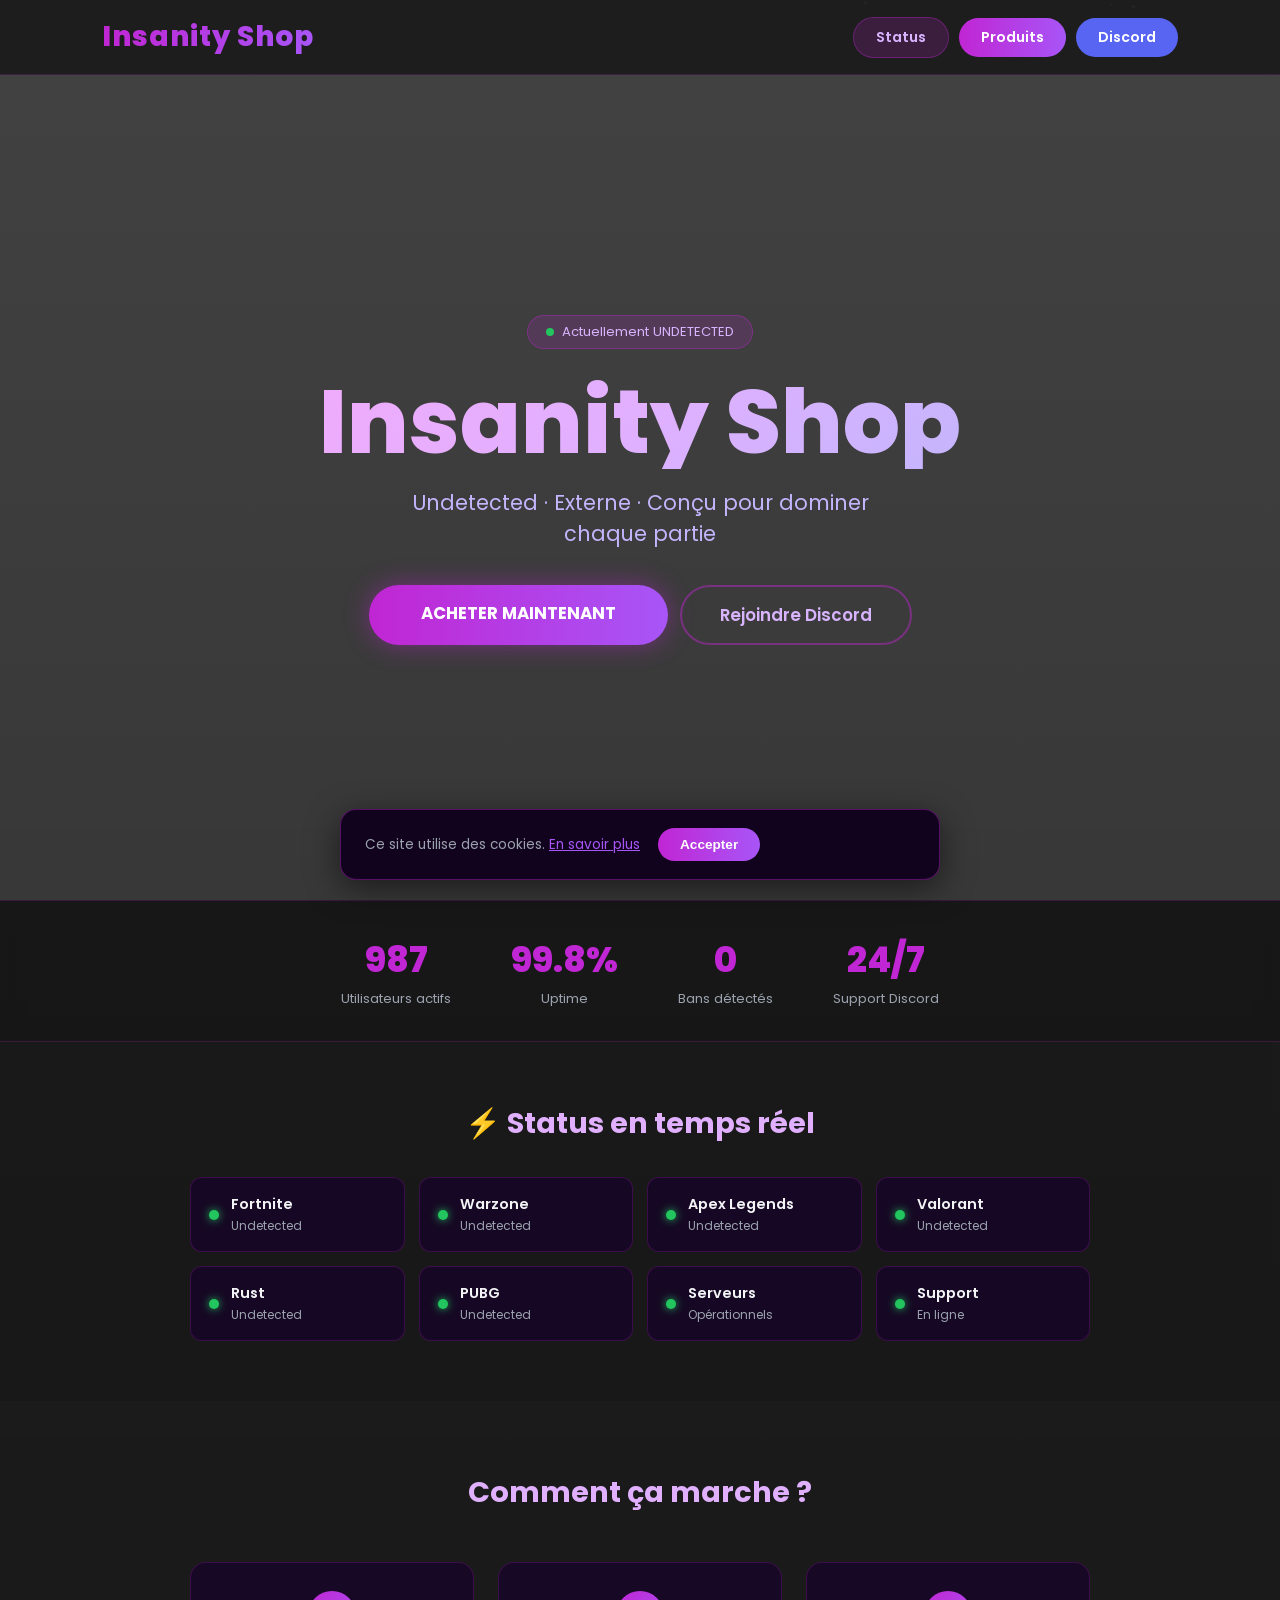
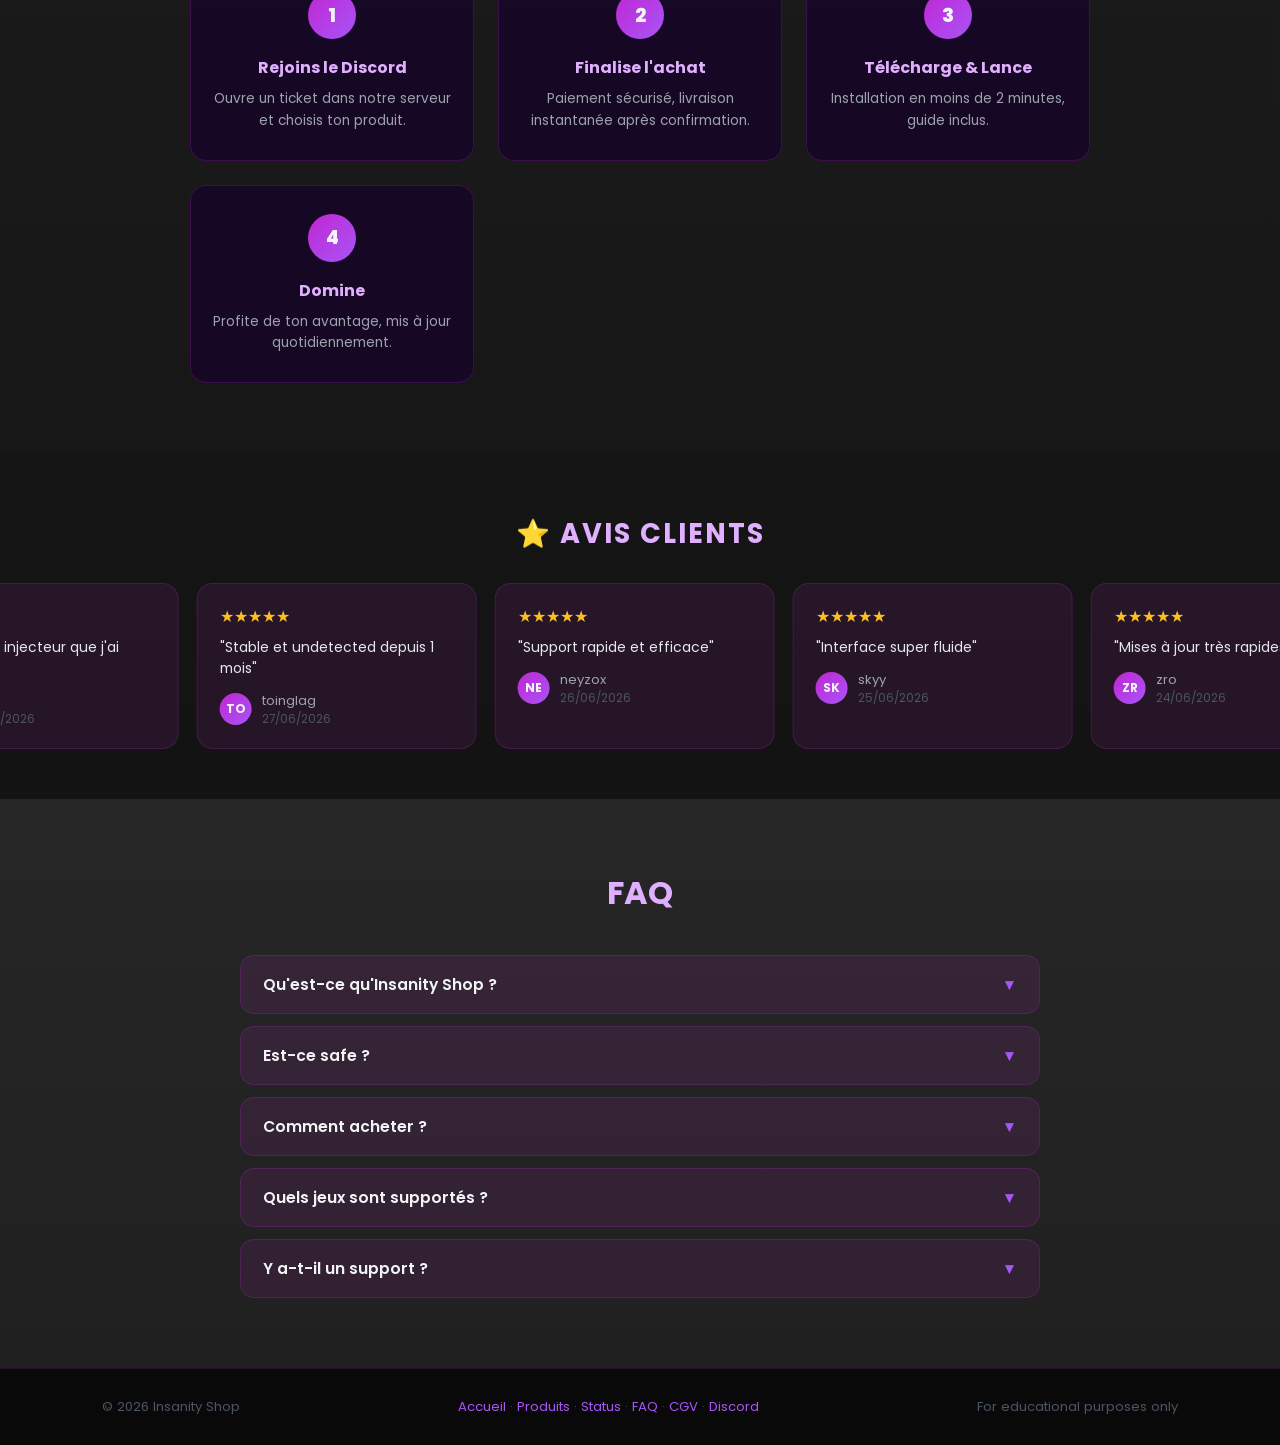
<file: index.html>
<!DOCTYPE html>
<html lang="fr">
<head>
  <meta charset="UTF-8">
  <meta name="viewport" content="width=device-width, initial-scale=1.0">
  <meta name="description" content="Insanity Shop — logiciels undetected pour Fortnite, Warzone, Valorant. Mise à jour quotidienne, support 24/7.">
  <title>Insanity Shop — Undetected Tools</title>
  <link rel="icon" href="favicon.svg" type="image/svg+xml">
  <link href="https://fonts.googleapis.com/css2?family=Poppins:wght@400;500;600;700;800&display=swap" rel="stylesheet">
  <link rel="stylesheet" href="shared.css">
  <style>
    /* ── HERO ── */
    .hero {
      min-height:100vh;
      display:flex; flex-direction:column;
      justify-content:center; align-items:center;
      text-align:center; padding:130px 8% 70px;
      position:relative; z-index:1;
    }
    .hero-badge {
      display:inline-flex; align-items:center; gap:8px;
      background:rgba(192,38,211,0.16);
      border:1px solid rgba(192,38,211,0.38);
      padding:6px 18px; border-radius:50px;
      font-size:0.82rem; color:#d8b4fe;
      margin-bottom:26px;
    }
    .hero-badge .dot { width:8px; height:8px; background:#22c55e;
      border-radius:50%; animation:blink 1.8s ease-in-out infinite; }
    @keyframes blink { 0%,100%{opacity:1;} 50%{opacity:0.3;} }
    .hero h1 {
      font-size:clamp(2.8rem,7vw,5.6rem); font-weight:800; line-height:1.05;
      background:linear-gradient(135deg,#f0abfc 0%,#e0b0ff 50%,#c4b5fd 100%);
      -webkit-background-clip:text; -webkit-text-fill-color:transparent;
      margin-bottom:18px;
    }
    .hero p {
      font-size:clamp(0.95rem,2.2vw,1.3rem); color:#c4b5fd;
      margin-bottom:36px; max-width:540px;
    }
    .hero-btns { display:flex; gap:12px; flex-wrap:wrap; justify-content:center; }
    .btn-main {
      padding:15px 52px;
      background:linear-gradient(90deg,#c026d3,#a855f7);
      color:#fff; border-radius:50px; font-size:1.05rem; font-weight:700;
      border:none; cursor:pointer; text-decoration:none;
      box-shadow:0 0 26px rgba(192,38,211,0.45);
      animation:pulse 2.4s ease-in-out infinite;
      transition:transform 0.15s;
    }
    .btn-main:hover { transform:scale(1.04); }
    .btn-outline {
      padding:15px 38px;
      background:transparent; color:#d8b4fe;
      border:2px solid rgba(192,38,211,0.45);
      border-radius:50px; font-size:1.05rem; font-weight:600;
      cursor:pointer; text-decoration:none;
      transition:border-color 0.2s, color 0.2s, transform 0.15s;
    }
    .btn-outline:hover { border-color:#c026d3; color:#fff; transform:scale(1.04); }
    @keyframes pulse {
      0%,100%{box-shadow:0 0 26px rgba(192,38,211,0.45);}
      50%{box-shadow:0 0 50px rgba(192,38,211,0.85);}
    }

    /* ── STATS ── */
    .stats {
      background:rgba(0,0,0,0.58);
      backdrop-filter:blur(10px);
      border-top:1px solid var(--sep);
      border-bottom:1px solid var(--sep);
      padding:32px 8%;
      display:flex; justify-content:center; gap:60px; flex-wrap:wrap;
      position:relative; z-index:1;
    }
    .stat { text-align:center; }
    .stat .num { font-size:2.2rem; font-weight:800; color:#c026d3; min-width:90px; display:block; }
    .stat .lbl { font-size:0.82rem; color:var(--muted); margin-top:3px; }

    /* ── STATUS ── */
    .status-section {
      padding:60px 8%; background:rgba(0,0,0,0.52);
      position:relative; z-index:1;
    }
    .status-section h2 { text-align:center; font-size:1.8rem; font-weight:700;
      color:#e0b0ff; margin-bottom:32px; }
    .status-grid {
      display:grid; grid-template-columns:repeat(auto-fill,minmax(200px,1fr));
      gap:14px; max-width:900px; margin:0 auto;
    }
    .status-card {
      background:rgba(22,0,42,0.7);
      border:1px solid rgba(192,38,211,0.22);
      border-radius:12px; padding:16px 18px;
      display:flex; align-items:center; gap:12px;
      transition:border-color 0.2s;
    }
    .status-card:hover { border-color:rgba(192,38,211,0.5); }
    .status-dot { width:10px; height:10px; border-radius:50%; flex-shrink:0; }
    .dot-green { background:#22c55e; box-shadow:0 0 8px #22c55e; }
    .dot-yellow { background:#f59e0b; box-shadow:0 0 8px #f59e0b; }
    .dot-red { background:#ef4444; box-shadow:0 0 8px #ef4444; }
    .status-name { font-size:0.9rem; font-weight:600; }
    .status-label { font-size:0.75rem; color:var(--muted); margin-top:2px; }

    /* ── HOW IT WORKS ── */
    .how {
      padding:70px 8%; background:rgba(0,0,0,0.45);
      position:relative; z-index:1;
    }
    .how h2 { text-align:center; font-size:1.8rem; font-weight:700;
      color:#e0b0ff; margin-bottom:48px; }
    .steps {
      display:grid; grid-template-columns:repeat(auto-fit,minmax(220px,1fr));
      gap:24px; max-width:900px; margin:0 auto;
    }
    .step {
      background:rgba(22,0,42,0.7);
      border:1px solid rgba(192,38,211,0.22);
      border-radius:16px; padding:28px 22px; text-align:center;
      transition:transform 0.2s, border-color 0.2s;
    }
    .step:hover { transform:translateY(-4px); border-color:rgba(192,38,211,0.5); }
    .step-num {
      width:48px; height:48px; border-radius:50%;
      background:linear-gradient(135deg,#c026d3,#a855f7);
      display:flex; align-items:center; justify-content:center;
      font-size:1.2rem; font-weight:800; margin:0 auto 16px;
    }
    .step h3 { font-size:1rem; font-weight:700; margin-bottom:8px; color:#e0b0ff; }
    .step p  { font-size:0.85rem; color:var(--muted); line-height:1.6; }

    /* ── REVIEWS ── */
    .reviews {
      padding:60px 0 50px;
      background:rgba(0,0,0,0.5);
      overflow:hidden; position:relative; z-index:1;
    }
    .reviews h2 { text-align:center; font-size:1.7rem; font-weight:700;
      color:#e0b0ff; margin-bottom:28px; letter-spacing:2px; }
    .review-track { display:flex; gap:18px; width:max-content; }
    .review-card {
      background:rgba(192,38,211,0.1);
      border:1px solid rgba(192,38,211,0.22);
      padding:20px 22px; border-radius:16px;
      min-width:280px; max-width:280px;
      transition:border-color 0.2s;
    }
    .review-card:hover { border-color:rgba(192,38,211,0.55); }
    .r-stars { color:#fbbf24; font-size:1rem; margin-bottom:8px; }
    .r-text  { font-size:0.87rem; color:#e5e7eb; line-height:1.5; margin-bottom:12px; }
    .r-author { display:flex; align-items:center; gap:10px; }
    .r-avatar {
      width:32px; height:32px; border-radius:50%;
      background:linear-gradient(135deg,#c026d3,#a855f7);
      display:flex; align-items:center; justify-content:center;
      font-size:0.75rem; font-weight:700; flex-shrink:0;
    }
    .r-name { font-size:0.82rem; color:var(--muted); }
    .r-date { font-size:0.72rem; color:#4b5563; }
  </style>
</head>
<body>
<div id="snow"></div>

<header>
  <a href="index.html" class="logo" data-sitename>INSANITY SHOP</a>
  <nav>
    <a href="status.html" class="btn-nav btn-home">Status</a>
    <a href="produits.html" class="btn-nav btn-products">Produits</a>
    <a href="#" class="btn-nav btn-discord" data-discord rel="noopener noreferrer" target="_blank">Discord</a>
  </nav>
</header>

<!-- HERO -->
<section class="hero">
  <div class="hero-badge" data-reveal><div class="dot"></div> Actuellement UNDETECTED</div>
  <h1 data-reveal data-delay="1">Insanity Shop</h1>
  <p data-reveal data-delay="2">Undetected · Externe · Conçu pour dominer chaque partie</p>
  <div class="hero-btns" data-reveal data-delay="3">
    <a href="produits.html" class="btn-main">ACHETER MAINTENANT</a>
    <a href="#" class="btn-outline" data-discord rel="noopener noreferrer" target="_blank">Rejoindre Discord</a>
  </div>
</section>

<!-- STATS -->
<div class="stats">
  <div class="stat" data-reveal><span class="num" data-counter="1247">0</span><div class="lbl">Utilisateurs actifs</div></div>
  <div class="stat" data-reveal data-delay="1"><span class="num" data-counter-text="99.8%">99.8%</span><div class="lbl">Uptime</div></div>
  <div class="stat" data-reveal data-delay="2"><span class="num" data-counter="0">0</span><div class="lbl">Bans détectés</div></div>
  <div class="stat" data-reveal data-delay="3"><span class="num" data-counter-text="24/7">24/7</span><div class="lbl">Support Discord</div></div>
</div>

<!-- STATUS -->
<section class="status-section">
  <h2 data-reveal>⚡ Status en temps réel</h2>
  <div class="status-grid">
    <div class="status-card" data-reveal><div class="status-dot dot-green"></div><div><div class="status-name">Fortnite</div><div class="status-label">Undetected</div></div></div>
    <div class="status-card" data-reveal data-delay="1"><div class="status-dot dot-green"></div><div><div class="status-name">Warzone</div><div class="status-label">Undetected</div></div></div>
    <div class="status-card" data-reveal data-delay="1"><div class="status-dot dot-green"></div><div><div class="status-name">Apex Legends</div><div class="status-label">Undetected</div></div></div>
    <div class="status-card" data-reveal data-delay="2"><div class="status-dot dot-green"></div><div><div class="status-name">Valorant</div><div class="status-label">Undetected</div></div></div>
    <div class="status-card" data-reveal data-delay="2"><div class="status-dot dot-green"></div><div><div class="status-name">Rust</div><div class="status-label">Undetected</div></div></div>
    <div class="status-card" data-reveal data-delay="3"><div class="status-dot dot-green"></div><div><div class="status-name">PUBG</div><div class="status-label">Undetected</div></div></div>
    <div class="status-card" data-reveal data-delay="3"><div class="status-dot dot-green"></div><div><div class="status-name">Serveurs</div><div class="status-label">Opérationnels</div></div></div>
    <div class="status-card" data-reveal data-delay="4"><div class="status-dot dot-green"></div><div><div class="status-name">Support</div><div class="status-label">En ligne</div></div></div>
  </div>
</section>

<!-- HOW IT WORKS -->
<section class="how">
  <h2 data-reveal>Comment ça marche ?</h2>
  <div class="steps">
    <div class="step" data-reveal><div class="step-num">1</div><h3>Rejoins le Discord</h3><p>Ouvre un ticket dans notre serveur et choisis ton produit.</p></div>
    <div class="step" data-reveal data-delay="1"><div class="step-num">2</div><h3>Finalise l'achat</h3><p>Paiement sécurisé, livraison instantanée après confirmation.</p></div>
    <div class="step" data-reveal data-delay="2"><div class="step-num">3</div><h3>Télécharge & Lance</h3><p>Installation en moins de 2 minutes, guide inclus.</p></div>
    <div class="step" data-reveal data-delay="3"><div class="step-num">4</div><h3>Domine</h3><p>Profite de ton avantage, mis à jour quotidiennement.</p></div>
  </div>
</section>

<!-- REVIEWS -->
<div class="reviews">
  <h2>⭐ AVIS CLIENTS</h2>
  <div class="review-track" id="reviewTrack"></div>
</div>

<!-- FAQ -->
<section class="faq" data-reveal>
  <h2>FAQ</h2>
  <div class="faq-list">
    <div class="faq-item"><div class="faq-q">Qu'est-ce qu'Insanity Shop ? <span class="arrow">▼</span></div><div class="faq-a">Une boutique de logiciels undetected pour jeux compétitifs, mise à jour en permanence.</div></div>
    <div class="faq-item"><div class="faq-q">Est-ce safe ? <span class="arrow">▼</span></div><div class="faq-a">Oui. Mises à jour quotidiennes contre les dernières versions des anticheats. Aucun ban signalé.</div></div>
    <div class="faq-item"><div class="faq-q">Comment acheter ? <span class="arrow">▼</span></div><div class="faq-a">Rejoins le Discord, ouvre un ticket, notre équipe te guide pour finaliser l'achat.</div></div>
    <div class="faq-item"><div class="faq-q">Quels jeux sont supportés ? <span class="arrow">▼</span></div><div class="faq-a">Fortnite, Warzone, Apex, Valorant, Rust, PUBG et plus.</div></div>
    <div class="faq-item"><div class="faq-q">Y a-t-il un support ? <span class="arrow">▼</span></div><div class="faq-a">Support Discord 24/7, réponse en général en moins de 30 minutes.</div></div>
  </div>
</section>

<footer>
  <span>© 2026 <span data-sitename>Insanity Shop</span></span>
  <span>
    <a href="index.html">Accueil</a> ·
    <a href="produits.html">Produits</a> ·
    <a href="status.html">Status</a> ·
    <a href="faq.html">FAQ</a> ·
    <a href="cgv.html">CGV</a> ·
    <a href="#" data-discord rel="noopener noreferrer" target="_blank">Discord</a>
  </span>
  <span>For educational purposes only</span>
</footer>

<!-- Cookie banner -->
<div id="cookie-banner">
  <span>Ce site utilise des cookies. <a href="cgv.html">En savoir plus</a></span>
  <button id="accept-cookies">Accepter</button>
</div>

<script src="config.js"></script>
<script src="shared.js"></script>
<script>
  // Reviews
  const reviews = [
    {name:'taz',      text:'Le meilleur injecteur que j\'ai testé !',  date:'28/06/2026'},
    {name:'toinglag', text:'Stable et undetected depuis 1 mois',       date:'27/06/2026'},
    {name:'neyzox',   text:'Support rapide et efficace',               date:'26/06/2026'},
    {name:'skyy',     text:'Interface super fluide',                   date:'25/06/2026'},
    {name:'zro',      text:'Mises à jour très rapides',                date:'24/06/2026'},
    {name:'shox',     text:'Meilleur rapport qualité/prix',            date:'23/06/2026'},
    {name:'kennyS',   text:'Parfait sur Fortnite',                     date:'22/06/2026'},
    {name:'apex',     text:'Très bon service client',                  date:'21/06/2026'},
    {name:'zerator',  text:'Jamais eu de ban',                         date:'20/06/2026'},
    {name:'gotaga',   text:'Super pour Warzone',                       date:'19/06/2026'},
    {name:'scream',   text:'Le plus rapide que j\'ai vu',              date:'18/06/2026'},
    {name:'tenz',     text:'★★★★☆ Très bon pour Valorant',            date:'17/06/2026'},
    {name:'shroud',   text:'Support Discord très réactif',             date:'16/06/2026'},
    {name:'ninja',    text:'Jamais eu de soucis',                      date:'15/06/2026'},
    {name:'locklear', text:'Wallah c\'est réel fr',                    date:'14/06/2026'},
    {name:'doigby',   text:'★★★★☆ Achetez, vous regretterez pas',     date:'13/06/2026'},
    {name:'inou',     text:'Incroyable, rien à dire',                  date:'12/06/2026'},
    {name:'baghera',  text:'Équipe très réactive',                     date:'11/06/2026'},
    {name:'kameto',   text:'100% legit',                               date:'10/06/2026'},
    {name:'ponce',    text:'Jamais eu de ban depuis le début',         date:'09/06/2026'},
  ];
  const track = document.getElementById('reviewTrack');
  [...reviews,...reviews].forEach(r => {
    const stars = r.text.startsWith('★★★★☆') ? '' : '★★★★★';
    const text  = r.text.replace(/^★★★★☆\s*/,'');
    const card  = document.createElement('div');
    card.className = 'review-card';
    card.innerHTML = `
      <div class="r-stars">${stars || '★★★★☆'}</div>
      <div class="r-text">"${text}"</div>
      <div class="r-author">
        <div class="r-avatar">${r.name.slice(0,2).toUpperCase()}</div>
        <div><div class="r-name">${r.name}</div><div class="r-date">${r.date}</div></div>
      </div>`;
    track.appendChild(card);
  });
  let pos=0;
  function scrollReviews() {
    pos-=1.3;
    const half=track.scrollWidth/2;
    if(Math.abs(pos)>=half) pos=0;
    track.style.transform=`translateX(${pos}px)`;
    requestAnimationFrame(scrollReviews);
  }
  scrollReviews();

  // Animated counters (trigger when stat section visible)
  const counters = document.querySelectorAll('[data-counter]');
  const counterObs = new IntersectionObserver(entries=>{
    entries.forEach(e=>{
      if(e.isIntersecting){
        const el=e.target;
        animateCounter(el, parseInt(el.dataset.counter));
        counterObs.unobserve(el);
      }
    });
  },{threshold:0.5});
  counters.forEach(c=>counterObs.observe(c));
</script>
</body>
</html>
</file>
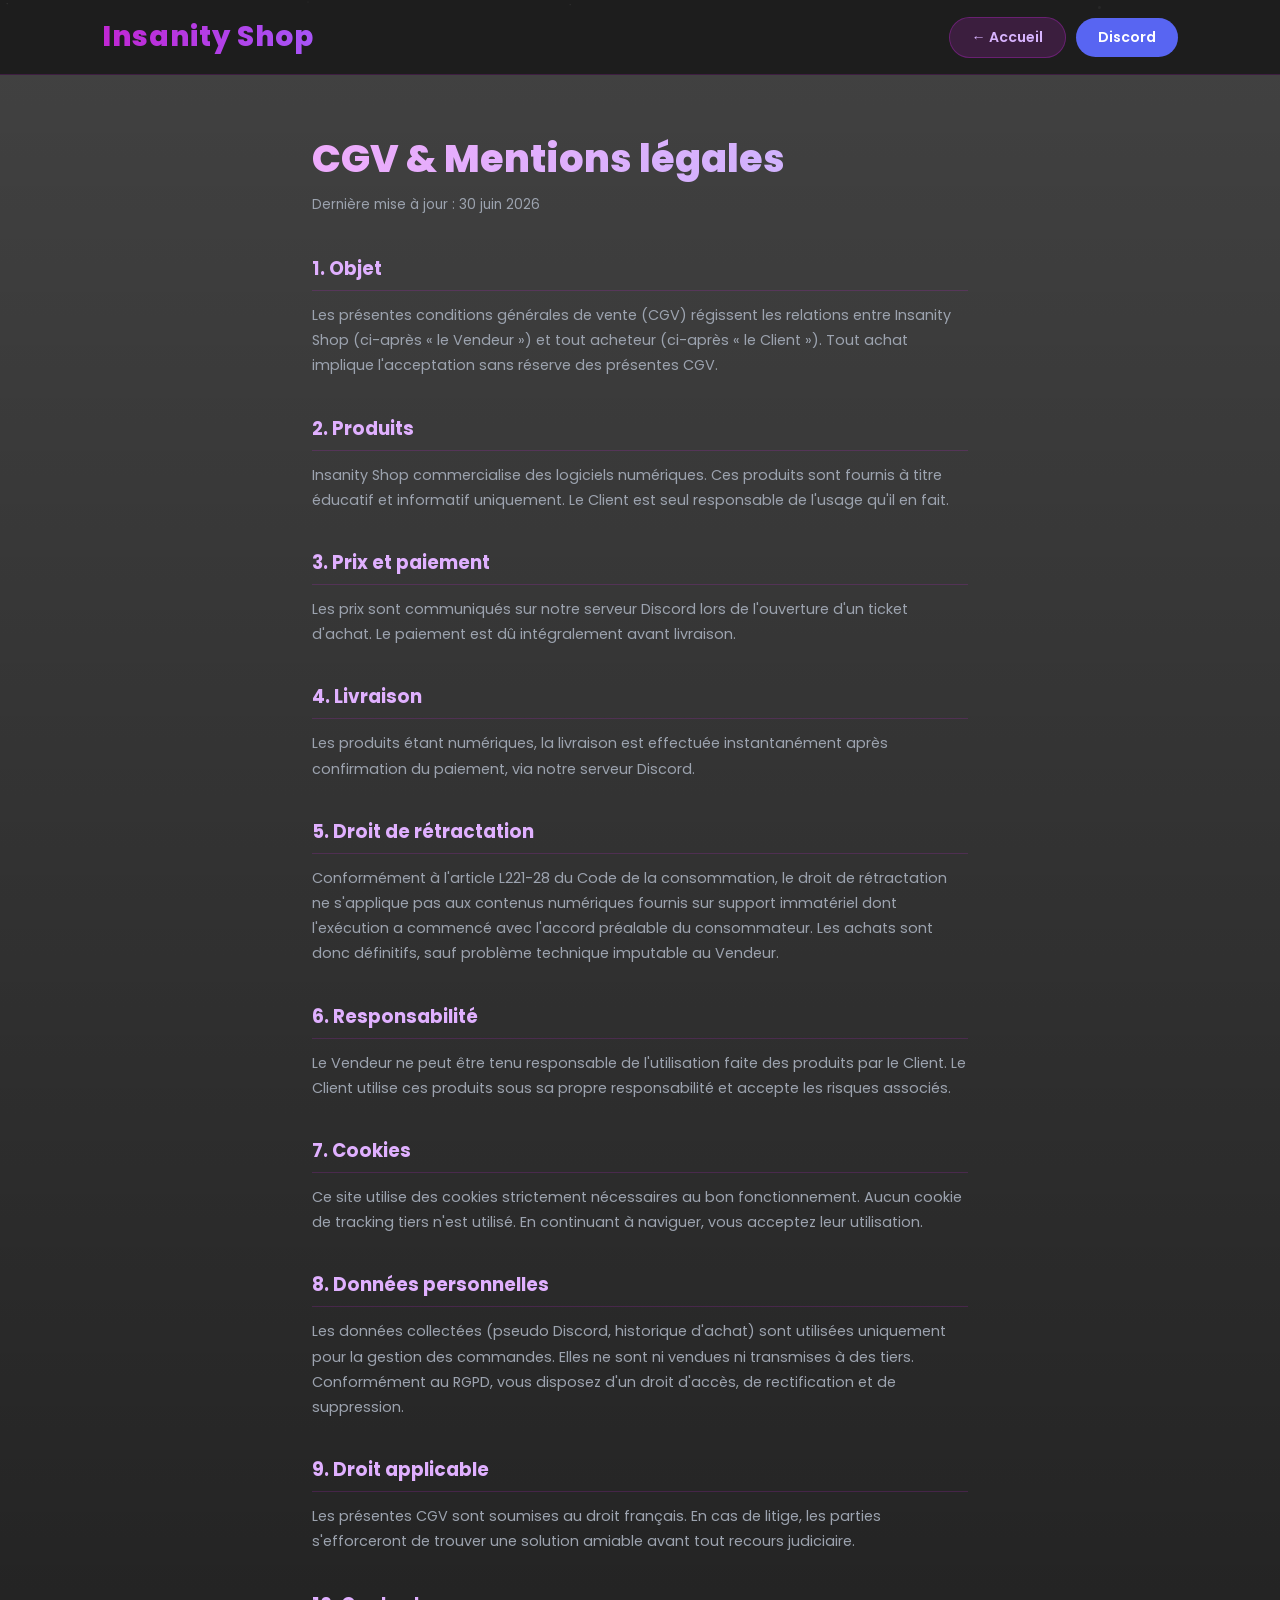
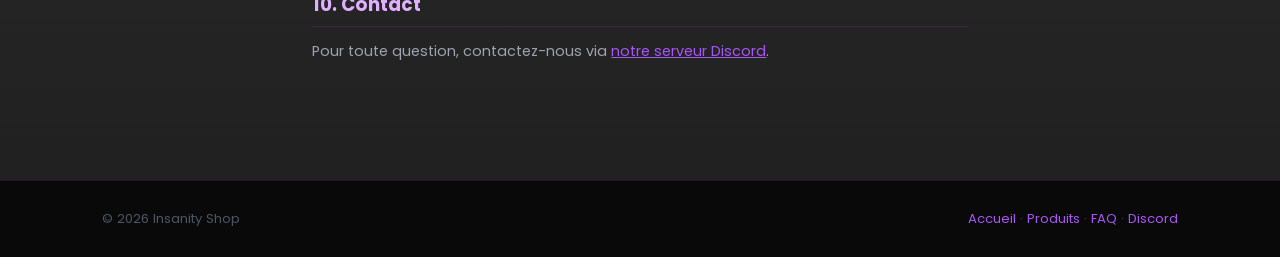
<file: cgv.html>
<!DOCTYPE html>
<html lang="fr">
<head>
  <meta charset="UTF-8">
  <meta name="viewport" content="width=device-width, initial-scale=1.0">
  <title>CGV & Mentions légales — Insanity Shop</title>
  <link rel="icon" href="favicon.svg" type="image/svg+xml">
  <link href="https://fonts.googleapis.com/css2?family=Poppins:wght@400;500;600;700;800&display=swap" rel="stylesheet">
  <link rel="stylesheet" href="shared.css">
  <style>
    main { padding:130px 8% 80px; max-width:860px; margin:0 auto; position:relative; z-index:1; }
    h1 { font-size:2.4rem; font-weight:800; margin-bottom:8px;
      background:linear-gradient(135deg,#f0abfc,#c4b5fd); -webkit-background-clip:text; -webkit-text-fill-color:transparent; }
    .updated { color:var(--muted); font-size:0.85rem; margin-bottom:40px; }
    section { margin-bottom:36px; }
    section h2 { font-size:1.15rem; font-weight:700; color:#e0b0ff; margin-bottom:12px; padding-bottom:8px;
      border-bottom:1px solid rgba(192,38,211,0.2); }
    section p, section li { color:var(--muted); font-size:0.9rem; line-height:1.75; margin-bottom:8px; }
    section ul { padding-left:20px; }
    section ul li { list-style:disc; }
    a { color:#a855f7; }
  </style>
</head>
<body>
<div id="snow"></div>
<header>
  <a href="index.html" class="logo" data-sitename>INSANITY SHOP</a>
  <nav>
    <a href="index.html" class="btn-nav btn-home">← Accueil</a>
    <a href="#" class="btn-nav btn-discord" data-discord rel="noopener noreferrer" target="_blank">Discord</a>
  </nav>
</header>

<main>
  <h1>CGV & Mentions légales</h1>
  <p class="updated">Dernière mise à jour : 30 juin 2026</p>

  <section>
    <h2>1. Objet</h2>
    <p>Les présentes conditions générales de vente (CGV) régissent les relations entre Insanity Shop (ci-après « le Vendeur ») et tout acheteur (ci-après « le Client »). Tout achat implique l'acceptation sans réserve des présentes CGV.</p>
  </section>

  <section>
    <h2>2. Produits</h2>
    <p>Insanity Shop commercialise des logiciels numériques. Ces produits sont fournis à titre éducatif et informatif uniquement. Le Client est seul responsable de l'usage qu'il en fait.</p>
  </section>

  <section>
    <h2>3. Prix et paiement</h2>
    <p>Les prix sont communiqués sur notre serveur Discord lors de l'ouverture d'un ticket d'achat. Le paiement est dû intégralement avant livraison.</p>
  </section>

  <section>
    <h2>4. Livraison</h2>
    <p>Les produits étant numériques, la livraison est effectuée instantanément après confirmation du paiement, via notre serveur Discord.</p>
  </section>

  <section>
    <h2>5. Droit de rétractation</h2>
    <p>Conformément à l'article L221-28 du Code de la consommation, le droit de rétractation ne s'applique pas aux contenus numériques fournis sur support immatériel dont l'exécution a commencé avec l'accord préalable du consommateur. Les achats sont donc définitifs, sauf problème technique imputable au Vendeur.</p>
  </section>

  <section>
    <h2>6. Responsabilité</h2>
    <p>Le Vendeur ne peut être tenu responsable de l'utilisation faite des produits par le Client. Le Client utilise ces produits sous sa propre responsabilité et accepte les risques associés.</p>
  </section>

  <section>
    <h2>7. Cookies</h2>
    <p>Ce site utilise des cookies strictement nécessaires au bon fonctionnement. Aucun cookie de tracking tiers n'est utilisé. En continuant à naviguer, vous acceptez leur utilisation.</p>
  </section>

  <section>
    <h2>8. Données personnelles</h2>
    <p>Les données collectées (pseudo Discord, historique d'achat) sont utilisées uniquement pour la gestion des commandes. Elles ne sont ni vendues ni transmises à des tiers. Conformément au RGPD, vous disposez d'un droit d'accès, de rectification et de suppression.</p>
  </section>

  <section>
    <h2>9. Droit applicable</h2>
    <p>Les présentes CGV sont soumises au droit français. En cas de litige, les parties s'efforceront de trouver une solution amiable avant tout recours judiciaire.</p>
  </section>

  <section>
    <h2>10. Contact</h2>
    <p>Pour toute question, contactez-nous via <a href="#" data-discord rel="noopener noreferrer" target="_blank">notre serveur Discord</a>.</p>
  </section>
</main>

<footer>
  <span>© 2026 <span data-sitename>Insanity Shop</span></span>
  <span><a href="index.html">Accueil</a> · <a href="produits.html">Produits</a> · <a href="faq.html">FAQ</a> · <a href="#" data-discord rel="noopener noreferrer" target="_blank">Discord</a></span>
</footer>
<script src="config.js"></script>
<script src="shared.js"></script>
</body>
</html>
</file>
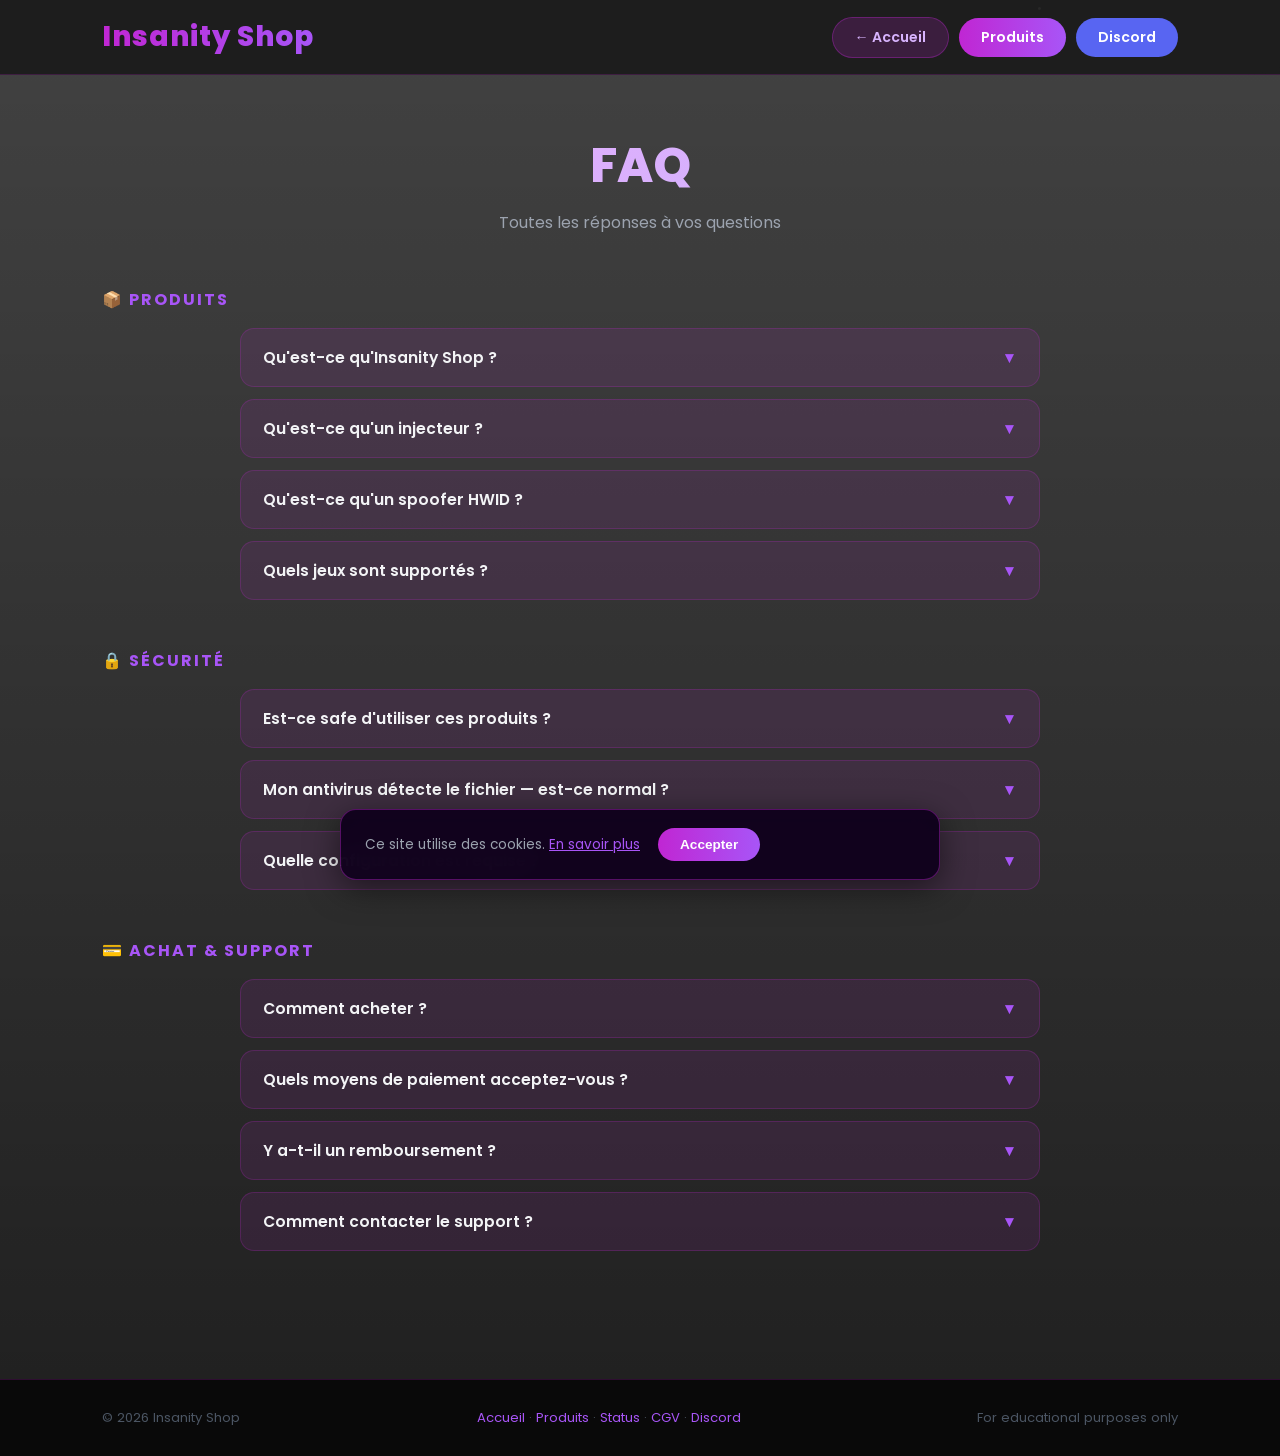
<file: faq.html>
<!DOCTYPE html>
<html lang="fr">
<head>
  <meta charset="UTF-8">
  <meta name="viewport" content="width=device-width, initial-scale=1.0">
  <title>FAQ — Insanity Shop</title>
  <link rel="icon" href="favicon.svg" type="image/svg+xml">
  <link href="https://fonts.googleapis.com/css2?family=Poppins:wght@400;500;600;700;800&display=swap" rel="stylesheet">
  <link rel="stylesheet" href="shared.css">
  <style>
    main { padding:130px 8% 80px; position:relative; z-index:1; }
    h1 { font-size:clamp(2rem,5vw,3rem); font-weight:800; text-align:center; margin-bottom:8px;
      background:linear-gradient(135deg,#f0abfc,#c4b5fd); -webkit-background-clip:text; -webkit-text-fill-color:transparent; }
    .subtitle { text-align:center; color:var(--muted); margin-bottom:52px; }
    .faq-section { margin-bottom:48px; }
    .faq-section-title { font-size:1rem; font-weight:700; color:#a855f7; letter-spacing:2px;
      text-transform:uppercase; margin-bottom:16px; }
  </style>
</head>
<body>
<div id="snow"></div>
<header>
  <a href="index.html" class="logo" data-sitename>INSANITY SHOP</a>
  <nav>
    <a href="index.html" class="btn-nav btn-home">← Accueil</a>
    <a href="produits.html" class="btn-nav btn-products">Produits</a>
    <a href="#" class="btn-nav btn-discord" data-discord rel="noopener noreferrer" target="_blank">Discord</a>
  </nav>
</header>

<main>
  <h1 data-reveal>FAQ</h1>
  <p class="subtitle" data-reveal>Toutes les réponses à vos questions</p>

  <div class="faq-section" data-reveal>
    <div class="faq-section-title">📦 Produits</div>
    <div class="faq-list">
      <div class="faq-item"><div class="faq-q">Qu'est-ce qu'Insanity Shop ? <span class="arrow">▼</span></div><div class="faq-a">Une boutique de logiciels undetected pour jeux compétitifs. Tous nos outils sont mis à jour quotidiennement.</div></div>
      <div class="faq-item"><div class="faq-q">Qu'est-ce qu'un injecteur ? <span class="arrow">▼</span></div><div class="faq-a">Un injecteur injecte du code (DLL) dans un processus de jeu de façon externe et indétectable pour ajouter des fonctionnalités.</div></div>
      <div class="faq-item"><div class="faq-q">Qu'est-ce qu'un spoofer HWID ? <span class="arrow">▼</span></div><div class="faq-a">Un spoofer modifie tes identifiants matériels (BIOS, MAC, Disk, CPU...) pour contourner les bans permanents basés sur le hardware.</div></div>
      <div class="faq-item"><div class="faq-q">Quels jeux sont supportés ? <span class="arrow">▼</span></div><div class="faq-a">Fortnite, Warzone, Apex Legends, Valorant, Rust, PUBG. Consulte la page Status pour l'état en temps réel.</div></div>
    </div>
  </div>

  <div class="faq-section" data-reveal>
    <div class="faq-section-title">🔒 Sécurité</div>
    <div class="faq-list">
      <div class="faq-item"><div class="faq-q">Est-ce safe d'utiliser ces produits ? <span class="arrow">▼</span></div><div class="faq-a">Oui. Nos produits sont mis à jour quotidiennement pour contrer les dernières versions des anticheats. Aucun ban signalé depuis le lancement.</div></div>
      <div class="faq-item"><div class="faq-q">Mon antivirus détecte le fichier — est-ce normal ? <span class="arrow">▼</span></div><div class="faq-a">Oui, c'est un faux positif fréquent avec les injecteurs. Ajoute une exception dans ton antivirus. Le fichier est sain.</div></div>
      <div class="faq-item"><div class="faq-q">Quelle configuration est requise ? <span class="arrow">▼</span></div><div class="faq-a">Windows 10 ou 11 (x64), droits administrateur recommandés. Pas de configuration matérielle spécifique requise.</div></div>
    </div>
  </div>

  <div class="faq-section" data-reveal>
    <div class="faq-section-title">💳 Achat & Support</div>
    <div class="faq-list">
      <div class="faq-item"><div class="faq-q">Comment acheter ? <span class="arrow">▼</span></div><div class="faq-a">Rejoins le Discord, ouvre un ticket dans #achat, notre équipe te guide pour finaliser l'achat et la livraison.</div></div>
      <div class="faq-item"><div class="faq-q">Quels moyens de paiement acceptez-vous ? <span class="arrow">▼</span></div><div class="faq-a">Les moyens de paiement disponibles sont indiqués lors de l'ouverture du ticket sur Discord.</div></div>
      <div class="faq-item"><div class="faq-q">Y a-t-il un remboursement ? <span class="arrow">▼</span></div><div class="faq-a">Les achats sont définitifs sauf problème technique de notre côté. Notre support résout tout problème rencontré.</div></div>
      <div class="faq-item"><div class="faq-q">Comment contacter le support ? <span class="arrow">▼</span></div><div class="faq-a">Via Discord uniquement. Support disponible 24h/24, 7j/7. Réponse en général en moins de 30 minutes.</div></div>
    </div>
  </div>
</main>

<footer>
  <span>© 2026 <span data-sitename>Insanity Shop</span></span>
  <span><a href="index.html">Accueil</a> · <a href="produits.html">Produits</a> · <a href="status.html">Status</a> · <a href="cgv.html">CGV</a> · <a href="#" data-discord rel="noopener noreferrer" target="_blank">Discord</a></span>
  <span>For educational purposes only</span>
</footer>
<div id="cookie-banner"><span>Ce site utilise des cookies. <a href="cgv.html">En savoir plus</a></span><button id="accept-cookies">Accepter</button></div>
<script src="config.js"></script>
<script src="shared.js"></script>
</body>
</html>
</file>
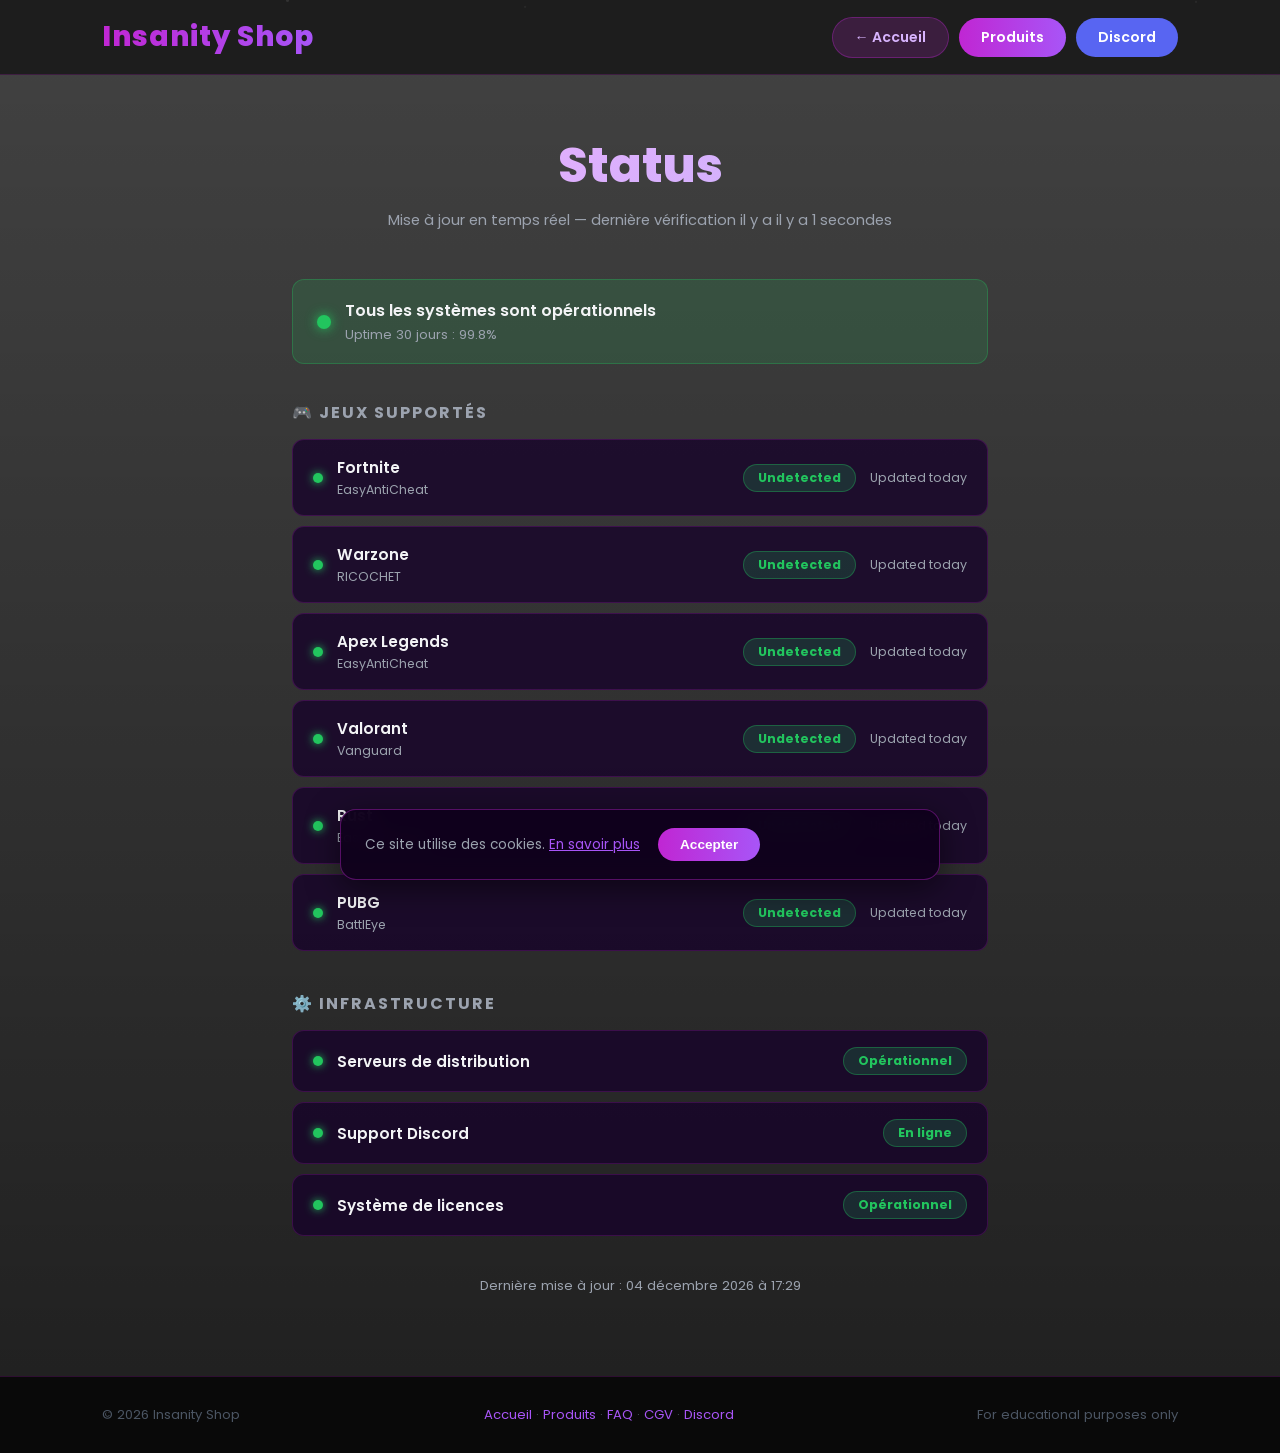
<file: status.html>
<!DOCTYPE html>
<html lang="fr">
<head>
  <meta charset="UTF-8">
  <meta name="viewport" content="width=device-width, initial-scale=1.0">
  <title>Status — Insanity Shop</title>
  <link rel="icon" href="favicon.svg" type="image/svg+xml">
  <link href="https://fonts.googleapis.com/css2?family=Poppins:wght@400;500;600;700;800&display=swap" rel="stylesheet">
  <link rel="stylesheet" href="shared.css">
  <style>
    main { padding:130px 8% 80px; position:relative; z-index:1; max-width:900px; margin:0 auto; }
    h1 { font-size:clamp(2rem,5vw,3rem); font-weight:800; text-align:center; margin-bottom:8px;
      background:linear-gradient(135deg,#f0abfc,#c4b5fd); -webkit-background-clip:text; -webkit-text-fill-color:transparent; }
    .subtitle { text-align:center; color:var(--muted); margin-bottom:48px; font-size:0.92rem; }
    .uptime-bar {
      background:rgba(34,197,94,0.15); border:1px solid rgba(34,197,94,0.3);
      border-radius:12px; padding:18px 24px; margin-bottom:36px;
      display:flex; align-items:center; gap:14px;
    }
    .uptime-dot { width:14px; height:14px; border-radius:50%; background:#22c55e;
      box-shadow:0 0 12px #22c55e; flex-shrink:0; }
    .uptime-text { font-weight:600; font-size:1rem; }
    .uptime-sub  { font-size:0.82rem; color:var(--muted); margin-top:2px; }

    .section-title { font-size:1rem; font-weight:700; color:var(--muted);
      letter-spacing:2px; text-transform:uppercase; margin-bottom:14px; }
    .status-list { display:flex; flex-direction:column; gap:10px; margin-bottom:40px; }
    .status-row {
      background:rgba(22,0,42,0.75);
      border:1px solid rgba(192,38,211,0.2);
      border-radius:12px; padding:16px 20px;
      display:flex; align-items:center; justify-content:space-between;
      transition:border-color 0.2s;
    }
    .status-row:hover { border-color:rgba(192,38,211,0.45); }
    .row-left { display:flex; align-items:center; gap:14px; }
    .row-dot { width:10px; height:10px; border-radius:50%; flex-shrink:0; }
    .dot-green  { background:#22c55e; box-shadow:0 0 8px #22c55e; }
    .dot-yellow { background:#f59e0b; box-shadow:0 0 8px #f59e0b; }
    .dot-red    { background:#ef4444; box-shadow:0 0 8px #ef4444; }
    .row-name { font-weight:600; font-size:0.95rem; }
    .row-ac   { font-size:0.78rem; color:var(--muted); margin-top:2px; }
    .row-right { display:flex; align-items:center; gap:14px; }
    .row-badge {
      padding:4px 14px; border-radius:50px; font-size:0.78rem; font-weight:700;
    }
    .badge-ud  { background:rgba(34,197,94,0.18); color:#22c55e; border:1px solid rgba(34,197,94,0.35); }
    .badge-upd { background:rgba(245,158,11,0.18); color:#f59e0b; border:1px solid rgba(245,158,11,0.35); }
    .badge-det { background:rgba(239,68,68,0.18); color:#ef4444; border:1px solid rgba(239,68,68,0.35); }
    .row-time  { font-size:0.78rem; color:var(--muted); white-space:nowrap; }

    .last-update { text-align:center; color:var(--muted); font-size:0.82rem; margin-top:10px; }
  </style>
</head>
<body>
<div id="snow"></div>
<header>
  <a href="index.html" class="logo" data-sitename>INSANITY SHOP</a>
  <nav>
    <a href="index.html" class="btn-nav btn-home">← Accueil</a>
    <a href="produits.html" class="btn-nav btn-products">Produits</a>
    <a href="#" class="btn-nav btn-discord" data-discord rel="noopener noreferrer" target="_blank">Discord</a>
  </nav>
</header>

<main>
  <h1 data-reveal>Status</h1>
  <p class="subtitle" data-reveal>Mise à jour en temps réel — dernière vérification il y a <span id="ago">quelques secondes</span></p>

  <div class="uptime-bar" data-reveal>
    <div class="uptime-dot"></div>
    <div>
      <div class="uptime-text">Tous les systèmes sont opérationnels</div>
      <div class="uptime-sub">Uptime 30 jours : 99.8%</div>
    </div>
  </div>

  <div data-reveal>
    <div class="section-title">🎮 Jeux supportés</div>
    <div class="status-list">
      <div class="status-row"><div class="row-left"><div class="row-dot dot-green"></div><div><div class="row-name">Fortnite</div><div class="row-ac">EasyAntiCheat</div></div></div><div class="row-right"><span class="row-badge badge-ud">Undetected</span><span class="row-time">Updated today</span></div></div>
      <div class="status-row"><div class="row-left"><div class="row-dot dot-green"></div><div><div class="row-name">Warzone</div><div class="row-ac">RICOCHET</div></div></div><div class="row-right"><span class="row-badge badge-ud">Undetected</span><span class="row-time">Updated today</span></div></div>
      <div class="status-row"><div class="row-left"><div class="row-dot dot-green"></div><div><div class="row-name">Apex Legends</div><div class="row-ac">EasyAntiCheat</div></div></div><div class="row-right"><span class="row-badge badge-ud">Undetected</span><span class="row-time">Updated today</span></div></div>
      <div class="status-row"><div class="row-left"><div class="row-dot dot-green"></div><div><div class="row-name">Valorant</div><div class="row-ac">Vanguard</div></div></div><div class="row-right"><span class="row-badge badge-ud">Undetected</span><span class="row-time">Updated today</span></div></div>
      <div class="status-row"><div class="row-left"><div class="row-dot dot-green"></div><div><div class="row-name">Rust</div><div class="row-ac">EasyAntiCheat</div></div></div><div class="row-right"><span class="row-badge badge-ud">Undetected</span><span class="row-time">Updated today</span></div></div>
      <div class="status-row"><div class="row-left"><div class="row-dot dot-green"></div><div><div class="row-name">PUBG</div><div class="row-ac">BattlEye</div></div></div><div class="row-right"><span class="row-badge badge-ud">Undetected</span><span class="row-time">Updated today</span></div></div>
    </div>
  </div>

  <div data-reveal>
    <div class="section-title">⚙️ Infrastructure</div>
    <div class="status-list">
      <div class="status-row"><div class="row-left"><div class="row-dot dot-green"></div><div><div class="row-name">Serveurs de distribution</div></div></div><div class="row-right"><span class="row-badge badge-ud">Opérationnel</span></div></div>
      <div class="status-row"><div class="row-left"><div class="row-dot dot-green"></div><div><div class="row-name">Support Discord</div></div></div><div class="row-right"><span class="row-badge badge-ud">En ligne</span></div></div>
      <div class="status-row"><div class="row-left"><div class="row-dot dot-green"></div><div><div class="row-name">Système de licences</div></div></div><div class="row-right"><span class="row-badge badge-ud">Opérationnel</span></div></div>
    </div>
  </div>

  <p class="last-update" data-reveal>Dernière mise à jour : <span id="lastUpdate"></span></p>
</main>

<footer>
  <span>© 2026 <span data-sitename>Insanity Shop</span></span>
  <span><a href="index.html">Accueil</a> · <a href="produits.html">Produits</a> · <a href="faq.html">FAQ</a> · <a href="cgv.html">CGV</a> · <a href="#" data-discord rel="noopener noreferrer" target="_blank">Discord</a></span>
  <span>For educational purposes only</span>
</footer>
<div id="cookie-banner"><span>Ce site utilise des cookies. <a href="cgv.html">En savoir plus</a></span><button id="accept-cookies">Accepter</button></div>
<script src="config.js"></script>
<script src="shared.js"></script>
<script>
  const now = new Date();
  document.getElementById('lastUpdate').textContent = now.toLocaleDateString('fr-FR',{day:'2-digit',month:'long',year:'numeric',hour:'2-digit',minute:'2-digit'});
  let seconds = 0;
  setInterval(()=>{
    seconds++;
    const el = document.getElementById('ago');
    if(seconds<60) el.textContent=`il y a ${seconds} secondes`;
    else el.textContent=`il y a ${Math.floor(seconds/60)} minute(s)`;
  },1000);
</script>
</body>
</html>
</file>
<file: shared.css>
/* ── Reset & base ─────────────────────────────────────────────────────────── */
*, *::before, *::after { margin:0; padding:0; box-sizing:border-box; }
html { scroll-behavior:smooth; }

:root {
  --purple:     #c026d3;
  --purple-l:   #a855f7;
  --purple-dim: rgba(192,38,211,0.15);
  --bg:         rgba(0,0,0,0.82);
  --card-bg:    rgba(22,0,42,0.88);
  --text:       #f3f4f6;
  --muted:      #9ca3af;
  --sep:        rgba(192,38,211,0.2);
}

body {
  background: linear-gradient(rgba(0,0,0,0.74), rgba(0,0,0,0.88)),
              url('https://i.imgur.com/UypIotR.png') center/cover fixed;
  color: var(--text);
  font-family: 'Poppins', sans-serif;
  min-height: 100vh;
  overflow-x: hidden;
}

/* ── Snow ────────────────────────────────────────────────────────────────── */
#snow { position:fixed; inset:0; pointer-events:none; z-index:0; }
.flake {
  position:absolute; color:#fff;
  animation: fall linear infinite;
  user-select:none;
}
@keyframes fall {
  from { transform:translateY(-20px) rotate(0deg); opacity:1; }
  to   { transform:translateY(105vh) rotate(360deg); opacity:0.1; }
}

/* ── Header ──────────────────────────────────────────────────────────────── */
header {
  position:fixed; top:0; width:100%;
  padding:16px 8%;
  display:flex; justify-content:space-between; align-items:center;
  z-index:1000;
  background:rgba(0,0,0,0.55);
  backdrop-filter:blur(16px);
  -webkit-backdrop-filter:blur(16px);
  border-bottom:1px solid var(--sep);
}
.logo {
  font-size:1.75rem; font-weight:800;
  background:linear-gradient(90deg,#c026d3,#a855f7);
  -webkit-background-clip:text; -webkit-text-fill-color:transparent;
  letter-spacing:1px; text-decoration:none;
}
nav { display:flex; gap:10px; align-items:center; }
.btn-nav {
  padding:9px 22px; border-radius:50px;
  font-size:0.88rem; font-weight:600;
  border:none; cursor:pointer; text-decoration:none;
  transition:transform 0.15s, box-shadow 0.15s;
  display:inline-block;
}
.btn-nav:hover { transform:translateY(-2px); }
.btn-discord  { background:#5865F2; color:#fff; }
.btn-home     { background:rgba(192,38,211,0.18); color:#d8b4fe;
                border:1px solid rgba(192,38,211,0.35); }
.btn-products { background:linear-gradient(90deg,#c026d3,#a855f7); color:#fff; }

/* ── Scroll reveal ───────────────────────────────────────────────────────── */
[data-reveal] {
  opacity:0; transform:translateY(28px);
  transition:opacity 0.55s ease, transform 0.55s ease;
}
[data-reveal].revealed { opacity:1; transform:translateY(0); }
[data-reveal][data-delay="1"] { transition-delay:0.1s; }
[data-reveal][data-delay="2"] { transition-delay:0.2s; }
[data-reveal][data-delay="3"] { transition-delay:0.3s; }
[data-reveal][data-delay="4"] { transition-delay:0.4s; }

/* ── FAQ ─────────────────────────────────────────────────────────────────── */
.faq { padding:70px 8%; position:relative; z-index:1; }
.faq h2 { text-align:center; font-size:2rem; font-weight:700;
          margin-bottom:38px; color:#e0b0ff; }
.faq-list { max-width:800px; margin:0 auto; display:flex; flex-direction:column; gap:12px; }
.faq-item {
  background:rgba(192,38,211,0.1);
  border:1px solid rgba(192,38,211,0.22);
  border-radius:14px; overflow:hidden; cursor:pointer;
  transition:border-color 0.2s;
}
.faq-item:hover { border-color:rgba(192,38,211,0.5); }
.faq-q {
  padding:17px 22px; display:flex;
  justify-content:space-between; align-items:center;
  font-weight:600; font-size:0.97rem;
}
.faq-q .arrow { color:#a855f7; transition:transform 0.3s; }
.faq-a {
  max-height:0; overflow:hidden;
  transition:max-height 0.35s ease, padding 0.3s;
  padding:0 22px; color:var(--muted); font-size:0.9rem; line-height:1.65;
}
.faq-item.open .faq-a { max-height:200px; padding:0 22px 17px; }
.faq-item.open .arrow { transform:rotate(180deg); }

/* ── Cookie banner ───────────────────────────────────────────────────────── */
#cookie-banner {
  display:none;
  position:fixed; bottom:20px; left:50%; transform:translateX(-50%);
  background:rgba(15,0,28,0.95);
  border:1px solid rgba(192,38,211,0.4);
  border-radius:16px; padding:18px 24px;
  z-index:5000; align-items:center; gap:18px;
  max-width:600px; width:calc(100% - 40px);
  backdrop-filter:blur(12px);
  box-shadow:0 8px 32px rgba(0,0,0,0.5);
  font-size:0.85rem; color:var(--muted);
}
#cookie-banner a { color:#a855f7; }
#accept-cookies {
  padding:9px 22px; background:linear-gradient(90deg,#c026d3,#a855f7);
  color:#fff; border:none; border-radius:50px;
  font-size:0.85rem; font-weight:600; cursor:pointer; white-space:nowrap;
}

/* ── Footer ──────────────────────────────────────────────────────────────── */
footer {
  background:rgba(0,0,0,0.7);
  border-top:1px solid var(--sep);
  padding:28px 8%;
  display:flex; flex-wrap:wrap; gap:12px;
  justify-content:space-between; align-items:center;
  position:relative; z-index:1;
  font-size:0.82rem; color:#4b5563;
}
footer a { color:#a855f7; text-decoration:none; }
footer a:hover { color:#c026d3; }

/* ── Utilities ───────────────────────────────────────────────────────────── */
.badge {
  padding:4px 14px; border-radius:50px; font-size:0.75rem; font-weight:700;
  display:inline-block;
}
.badge-green  { background:#22c55e; color:#000; }
.badge-purple { background:rgba(192,38,211,0.22); color:#d8b4fe;
                border:1px solid rgba(192,38,211,0.4); }
.badge-gray   { background:rgba(255,255,255,0.08); color:#9ca3af; }
</file>
